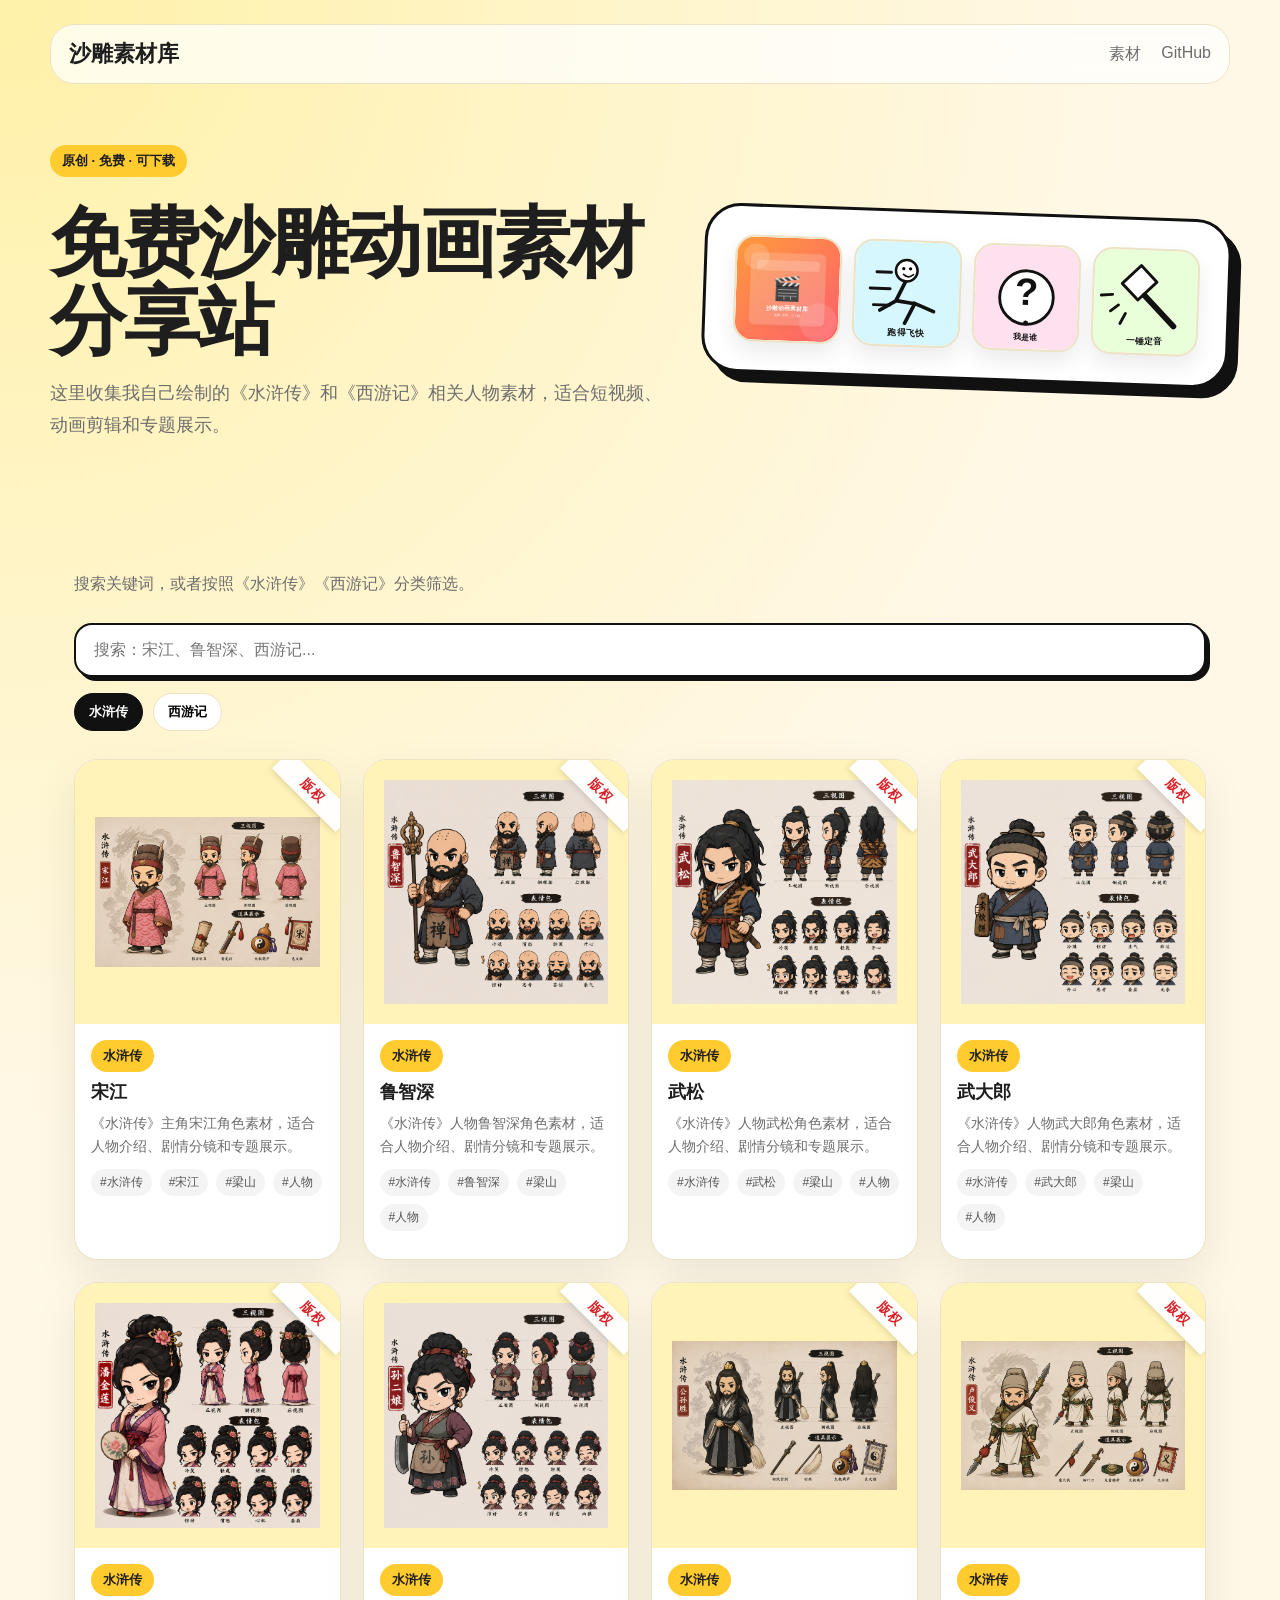
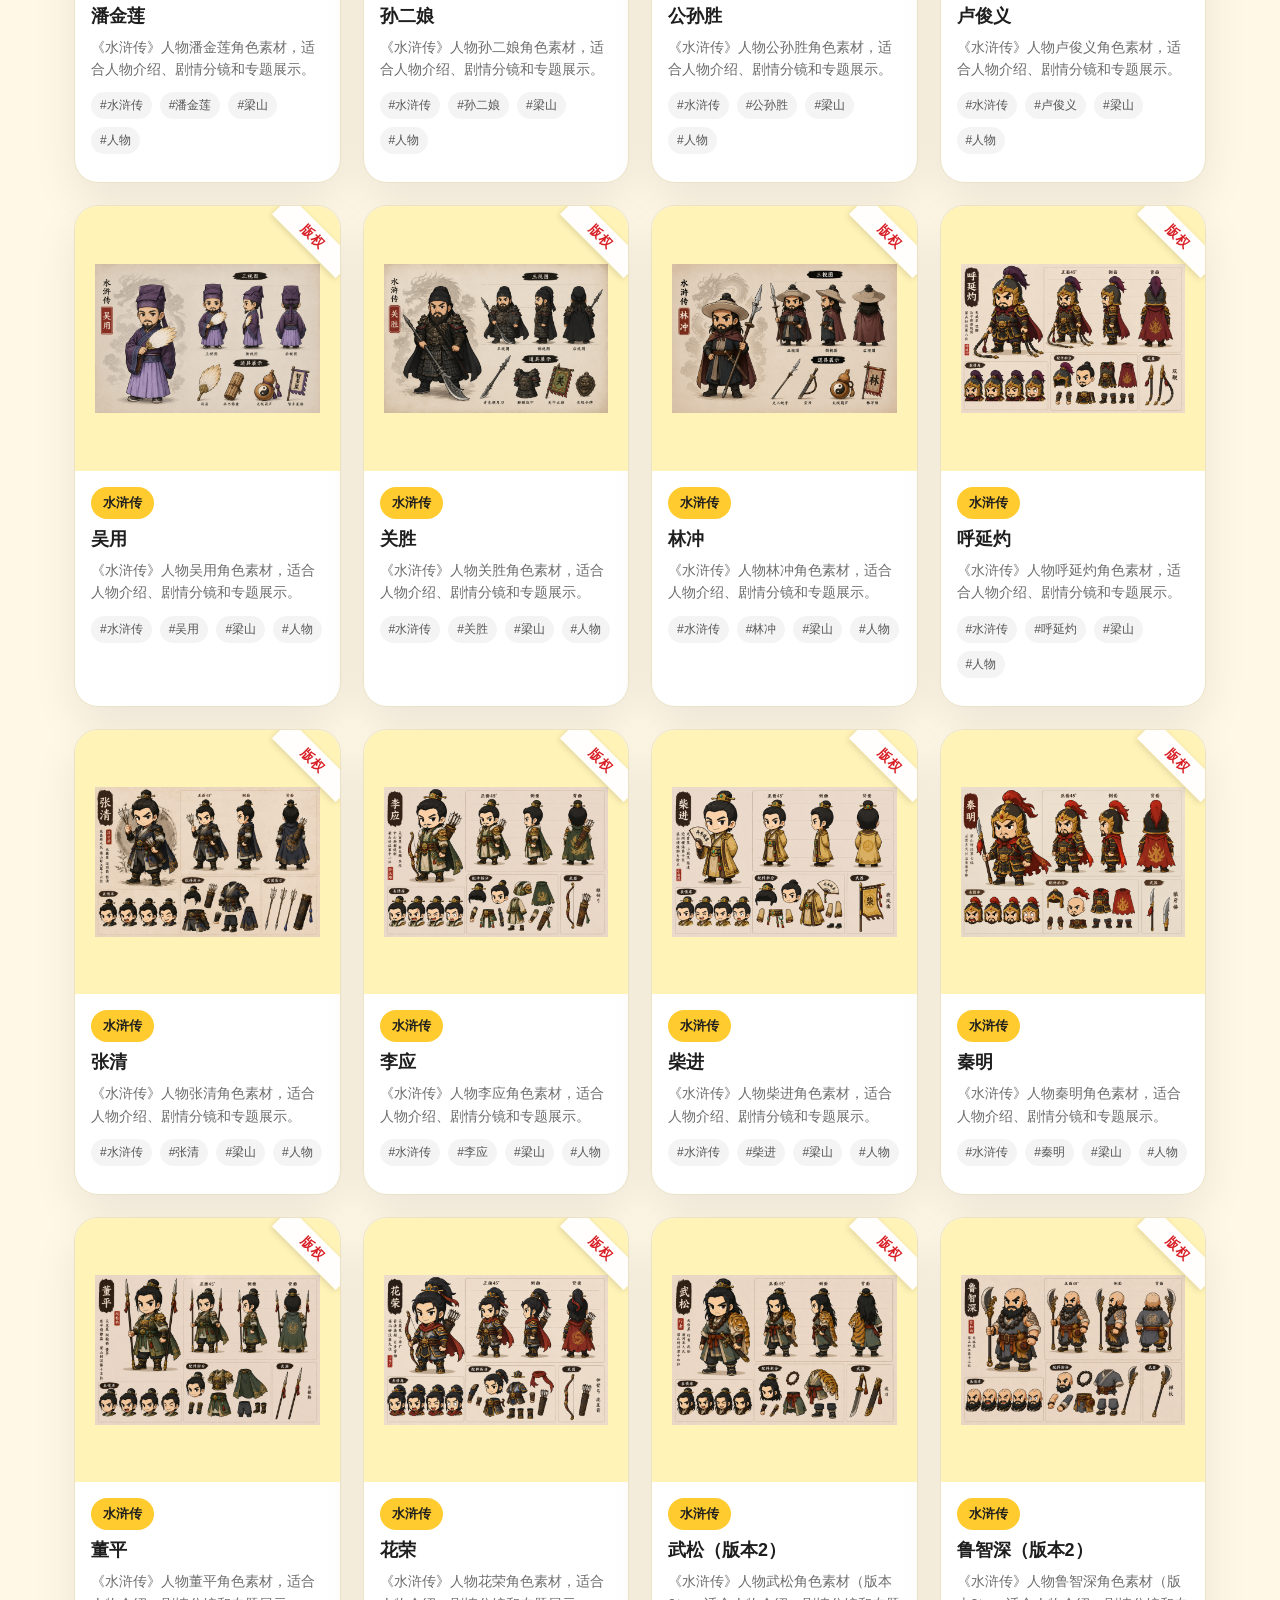
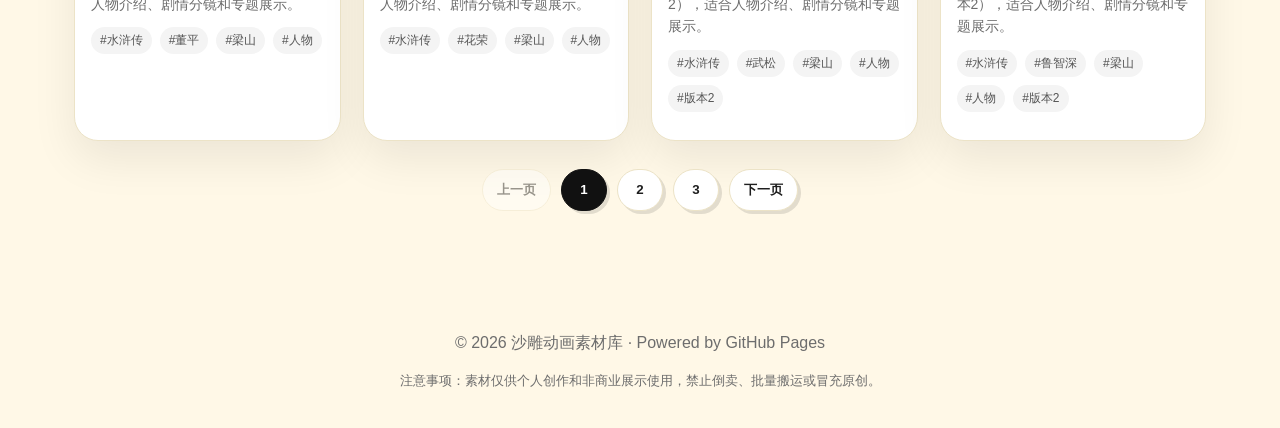
<file: index.html>
<!doctype html>
<html lang="zh-CN">
<head>
  <meta charset="UTF-8" />
  <meta name="viewport" content="width=device-width, initial-scale=1.0" />
  <title>沙雕动画素材库 - 免费原创素材分享</title>
  <meta name="description" content="免费原创沙雕动画素材、表情包、动作素材、道具背景素材下载，适合短视频、动画剪辑和搞笑创作。" />
  <link rel="stylesheet" href="./css/style.css" />
</head>
<body>
  <header class="site-header">
    <nav class="nav">
      <a class="logo" href="#home">沙雕素材库</a>
      <div class="nav-links">
        <a href="#materials">素材</a>
        <a href="https://github.com/" target="_blank" rel="noreferrer">GitHub</a>
      </div>
    </nav>

    <section id="home" class="hero">
      <div class="hero-text">
        <p class="badge">原创 · 免费 · 可下载</p>
        <h1>免费沙雕动画素材分享站</h1>
        <p class="subtitle">这里收集我自己绘制的《水浒传》和《西游记》相关人物素材，适合短视频、动画剪辑和专题展示。</p>
      </div>
      <div class="hero-card">
        <div class="preview-strip" aria-label="沙雕动画素材预览">
          <img src="./assets/images/preview-1.svg" alt="沙雕动画素材预览 1" />
          <img src="./assets/images/preview-2.svg" alt="沙雕动画素材预览 2" />
          <img src="./assets/images/preview-3.svg" alt="沙雕动画素材预览 3" />
          <img src="./assets/images/preview-4.svg" alt="沙雕动画素材预览 4" />
        </div>
      </div>
    </section>
  </header>

  <main>
    <section id="materials" class="materials-section">
      <div class="section-title">
        <p>搜索关键词，或者按照《水浒传》《西游记》分类筛选。</p>
      </div>

      <div class="toolbar">
        <input id="searchInput" type="search" placeholder="搜索：宋江、鲁智深、西游记..." />
        <div id="categoryButtons" class="categories"></div>
      </div>

      <div id="materialGrid" class="grid"></div>
      <div id="pagination" class="pagination hidden"></div>
      <div id="emptyText" class="empty hidden"></div>
    </section>

  </main>

  <footer class="footer">
    <p>© <span id="year"></span> 沙雕动画素材库 · Powered by GitHub Pages</p>
    <p class="footer-note">注意事项：素材仅供个人创作和非商业展示使用，禁止倒卖、批量搬运或冒充原创。</p>
  </footer>

  <script src="./js/materials-data.js"></script>
  <script src="./js/app.js"></script>
</body>
</html>
</file>
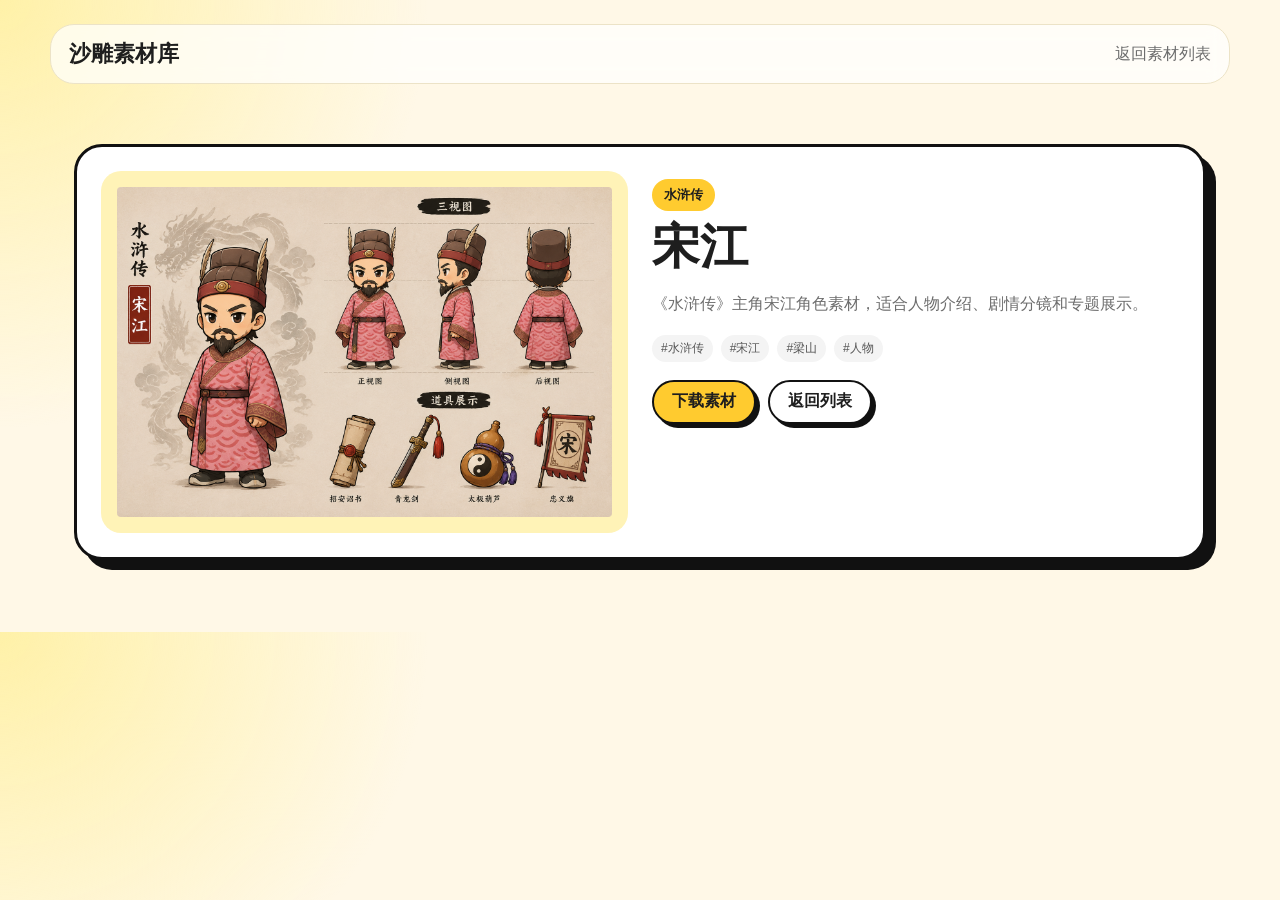
<file: detail.html>
<!doctype html>
<html lang="zh-CN">
<head>
  <meta charset="UTF-8" />
  <meta name="viewport" content="width=device-width, initial-scale=1.0" />
  <title>素材详情 - 沙雕动画素材库</title>
  <meta name="description" content="素材详情页" />
  <link rel="stylesheet" href="./css/style.css" />
  <style>
    .detail-shell {
      max-width: 1180px;
      margin: 36px auto 72px;
      padding: 0 24px;
    }
    .detail-card {
      display: grid;
      grid-template-columns: 1fr 1fr;
      gap: 24px;
      background: #fff;
      border: 3px solid #111;
      border-radius: 28px;
      box-shadow: 10px 10px 0 #111;
      padding: 24px;
    }
    .detail-image {
      width: 100%;
      max-height: 70vh;
      object-fit: contain;
      background: #fff3b7;
      border-radius: 20px;
      padding: 16px;
    }
    .detail-meta { padding-top: 8px; }
    .detail-title {
      margin: 10px 0 8px;
      font-size: clamp(28px, 4vw, 48px);
      line-height: 1.1;
    }
    .detail-desc { color: var(--muted); line-height: 1.8; }
    .detail-actions { display: flex; gap: 12px; flex-wrap: wrap; margin-top: 18px; }
    .detail-empty,
    .empty-state {
      margin: 80px auto;
    }
    @media (max-width: 900px) {
      .detail-card { grid-template-columns: 1fr; }
    }
    @media (max-width: 560px) {
      .detail-shell { padding: 0 12px; margin-top: 20px; }
      .detail-card { padding: 16px; border-radius: 22px; }
    }
  </style>
</head>
<body>
  <header class="site-header">
    <nav class="nav">
      <a class="logo" href="./index.html">沙雕素材库</a>
      <div class="nav-links">
        <a href="./index.html#materials">返回素材列表</a>
      </div>
    </nav>
  </header>

  <main class="detail-shell">
    <div id="detailMount"></div>
  </main>

  <script src="./js/materials-data.js"></script>
  <script src="./js/detail.js"></script>
</body>
</html>
</file>
<file: css/style.css>
:root {
  --bg: #fff8e7;
  --card: #ffffff;
  --text: #1e1e1e;
  --muted: #6d6d6d;
  --brand: #ffcb2f;
  --brand-dark: #111111;
  --line: #ece3c7;
  --shadow: 0 18px 45px rgba(0, 0, 0, 0.08);
}

* { box-sizing: border-box; }
html { scroll-behavior: smooth; }
body {
  margin: 0;
  font-family: -apple-system, BlinkMacSystemFont, "Segoe UI", "Microsoft YaHei", sans-serif;
  color: var(--text);
  background: radial-gradient(circle at top left, #fff1a8 0, transparent 30%), var(--bg);
}

a { color: inherit; text-decoration: none; }
img { max-width: 100%; display: block; }

.site-header { padding: 24px; }
.nav {
  max-width: 1180px;
  margin: 0 auto;
  padding: 14px 18px;
  display: flex;
  flex-wrap: wrap;
  justify-content: space-between;
  align-items: center;
  gap: 12px;
  background: rgba(255, 255, 255, 0.72);
  border: 1px solid var(--line);
  border-radius: 24px;
  backdrop-filter: blur(10px);
}
.logo { font-size: 22px; font-weight: 900; }
.nav-links { display: flex; gap: 20px; color: var(--muted); }
.nav-links a:hover { color: var(--text); }

.hero {
  max-width: 1180px;
  margin: 48px auto 20px;
  display: grid;
  grid-template-columns: 1.08fr 0.92fr;
  gap: 34px;
  align-items: center;
}
.hero-text h1 {
  margin: 14px 0;
  font-size: clamp(40px, 7vw, 76px);
  line-height: 1.02;
  letter-spacing: -2px;
}
.subtitle { max-width: 660px; color: var(--muted); font-size: 18px; line-height: 1.8; }
.badge {
  display: inline-flex;
  align-items: center;
  width: fit-content;
  padding: 7px 12px;
  border-radius: 999px;
  background: var(--brand);
  font-size: 13px;
  font-weight: 800;
}
.hero-actions { display: flex; gap: 14px; margin-top: 28px; flex-wrap: wrap; }
.btn {
  display: inline-flex;
  align-items: center;
  justify-content: center;
  min-height: 44px;
  padding: 0 18px;
  border-radius: 999px;
  border: 2px solid var(--brand-dark);
  font-weight: 800;
  box-shadow: 4px 4px 0 var(--brand-dark);
  transition: transform .15s ease, box-shadow .15s ease;
}
.btn:hover { transform: translate(2px, 2px); box-shadow: 2px 2px 0 var(--brand-dark); }
.primary { background: var(--brand); }
.ghost { background: #fff; }
.hero-card {
  background: #fff;
  border: 3px solid #111;
  border-radius: 36px;
  padding: 28px;
  box-shadow: 10px 10px 0 #111;
  transform: rotate(2deg);
}
.preview-strip {
  display: grid;
  grid-template-columns: repeat(4, minmax(0, 1fr));
  gap: 12px;
  align-items: stretch;
}
.preview-strip img {
  width: 100%;
  aspect-ratio: 1 / 1;
  object-fit: cover;
  border-radius: 20px;
  border: 2px solid var(--line);
  background: #fff8e7;
  box-shadow: 0 10px 20px rgba(0, 0, 0, 0.08);
}

.materials-section {
  max-width: 1180px;
  margin: 70px auto;
  padding: 0 24px;
}
.section-title h2 { font-size: 38px; margin-bottom: 8px; }
.section-title p { color: var(--muted); }
.toolbar { margin: 28px 0; display: grid; gap: 16px; }
#searchInput {
  width: 100%;
  padding: 16px 18px;
  border-radius: 18px;
  border: 2px solid #111;
  font-size: 16px;
  outline: none;
  box-shadow: 4px 4px 0 #111;
}
.categories { display: flex; gap: 10px; flex-wrap: wrap; }
.category-btn {
  border: 1px solid var(--line);
  background: #fff;
  border-radius: 999px;
  padding: 9px 14px;
  cursor: pointer;
  font-weight: 700;
}
.category-btn.active { background: #111; color: #fff; border-color: #111; }
.grid {
  display: grid;
  grid-template-columns: repeat(4, 1fr);
  gap: 22px;
}
.card {
  background: #fff;
  border: 1px solid var(--line);
  border-radius: 24px;
  overflow: hidden;
  box-shadow: var(--shadow);
  cursor: pointer;
  transition: transform .15s ease;
}
.card:hover { transform: translateY(-4px); }
.thumb {
  position: relative;
  aspect-ratio: 1 / 1;
  background: #fff3b7;
  display: grid;
  place-items: center;
  padding: 20px;
  overflow: hidden;
}
.thumb img { position: relative; z-index: 1; }
.thumb-watermark {
  position: absolute;
  top: 18px;
  right: -18px;
  width: 90px;
  text-align: center;
  z-index: 2;
  padding: 4px 0;
  display: block;
  background: rgba(255, 255, 255, 0.96);
  border-radius: 0;
  border: 0;
  box-shadow: 0 2px 6px rgba(0, 0, 0, 0.12);
  color: #d81f26;
  font-size: 13px;
  font-weight: 900;
  letter-spacing: 0.12em;
  transform: rotate(45deg);
  transform-origin: center;
  pointer-events: none;
  text-shadow: 0 1px 0 rgba(255, 255, 255, 0.8);
  white-space: nowrap;
}
.card-body { padding: 16px; }
.card h3 { margin: 8px 0 8px; font-size: 18px; }
.card p { margin: 0; color: var(--muted); line-height: 1.6; font-size: 14px; }
.tag-list { display: flex; gap: 8px; flex-wrap: wrap; margin: 12px 0; }
.tag { font-size: 12px; color: #555; background: #f4f4f4; padding: 5px 9px; border-radius: 999px; }
.pagination {
  display: flex;
  justify-content: center;
  gap: 10px;
  flex-wrap: wrap;
  margin-top: 28px;
}
.page-btn {
  min-width: 46px;
  min-height: 42px;
  padding: 0 14px;
  border-radius: 999px;
  border: 1px solid var(--line);
  background: #fff;
  color: var(--text);
  font-weight: 800;
  cursor: pointer;
  transition: transform .15s ease, box-shadow .15s ease, background .15s ease;
  box-shadow: 3px 3px 0 rgba(17, 17, 17, 0.12);
}
.page-btn:hover:not(:disabled) {
  transform: translateY(-2px);
  box-shadow: 4px 4px 0 rgba(17, 17, 17, 0.16);
}
.page-btn.active {
  background: #111;
  color: #fff;
  border-color: #111;
}
.page-btn:disabled {
  cursor: not-allowed;
  opacity: 0.45;
  box-shadow: none;
}
.empty { text-align: center; color: var(--muted); padding: 40px; }
.empty-state {
  max-width: 760px;
  margin: 0 auto;
  text-align: center;
  color: var(--muted);
  background: #fff;
  border: 2px solid var(--line);
  border-radius: 24px;
  padding: 32px 24px;
  box-shadow: var(--shadow);
}
.empty-state h1 {
  margin: 0 0 8px;
  color: var(--text);
}
.empty-state p {
  margin: 0 0 18px;
  line-height: 1.8;
}
.hidden { display: none !important; }

.footer { text-align: center; color: var(--muted); padding: 36px 20px; }
.footer-note {
  max-width: 1180px;
  margin: 10px auto 0;
  font-size: 13px;
  line-height: 1.7;
  color: var(--muted);
}

@media (max-width: 900px) {
  .hero { grid-template-columns: 1fr; }
  .grid { grid-template-columns: repeat(2, 1fr); }
}
@media (max-width: 560px) {
  .site-header { padding: 12px; }
  .nav { border-radius: 18px; }
  .nav-links { gap: 12px; font-size: 14px; flex-wrap: wrap; }
  .hero { margin-top: 28px; gap: 20px; }
  .subtitle { font-size: 16px; }
  .materials-section { margin: 56px auto; }
  .section-title h2 { font-size: 30px; }
  .section-title { margin-bottom: 8px; }
  .toolbar { margin: 20px 0; }
  #searchInput { padding: 14px 16px; }
  .card h3 { font-size: 17px; }
  .grid { grid-template-columns: 1fr; }
  .hero-card { box-shadow: 6px 6px 0 #111; }
  .preview-strip { grid-template-columns: repeat(2, minmax(0, 1fr)); }
}
</file>
